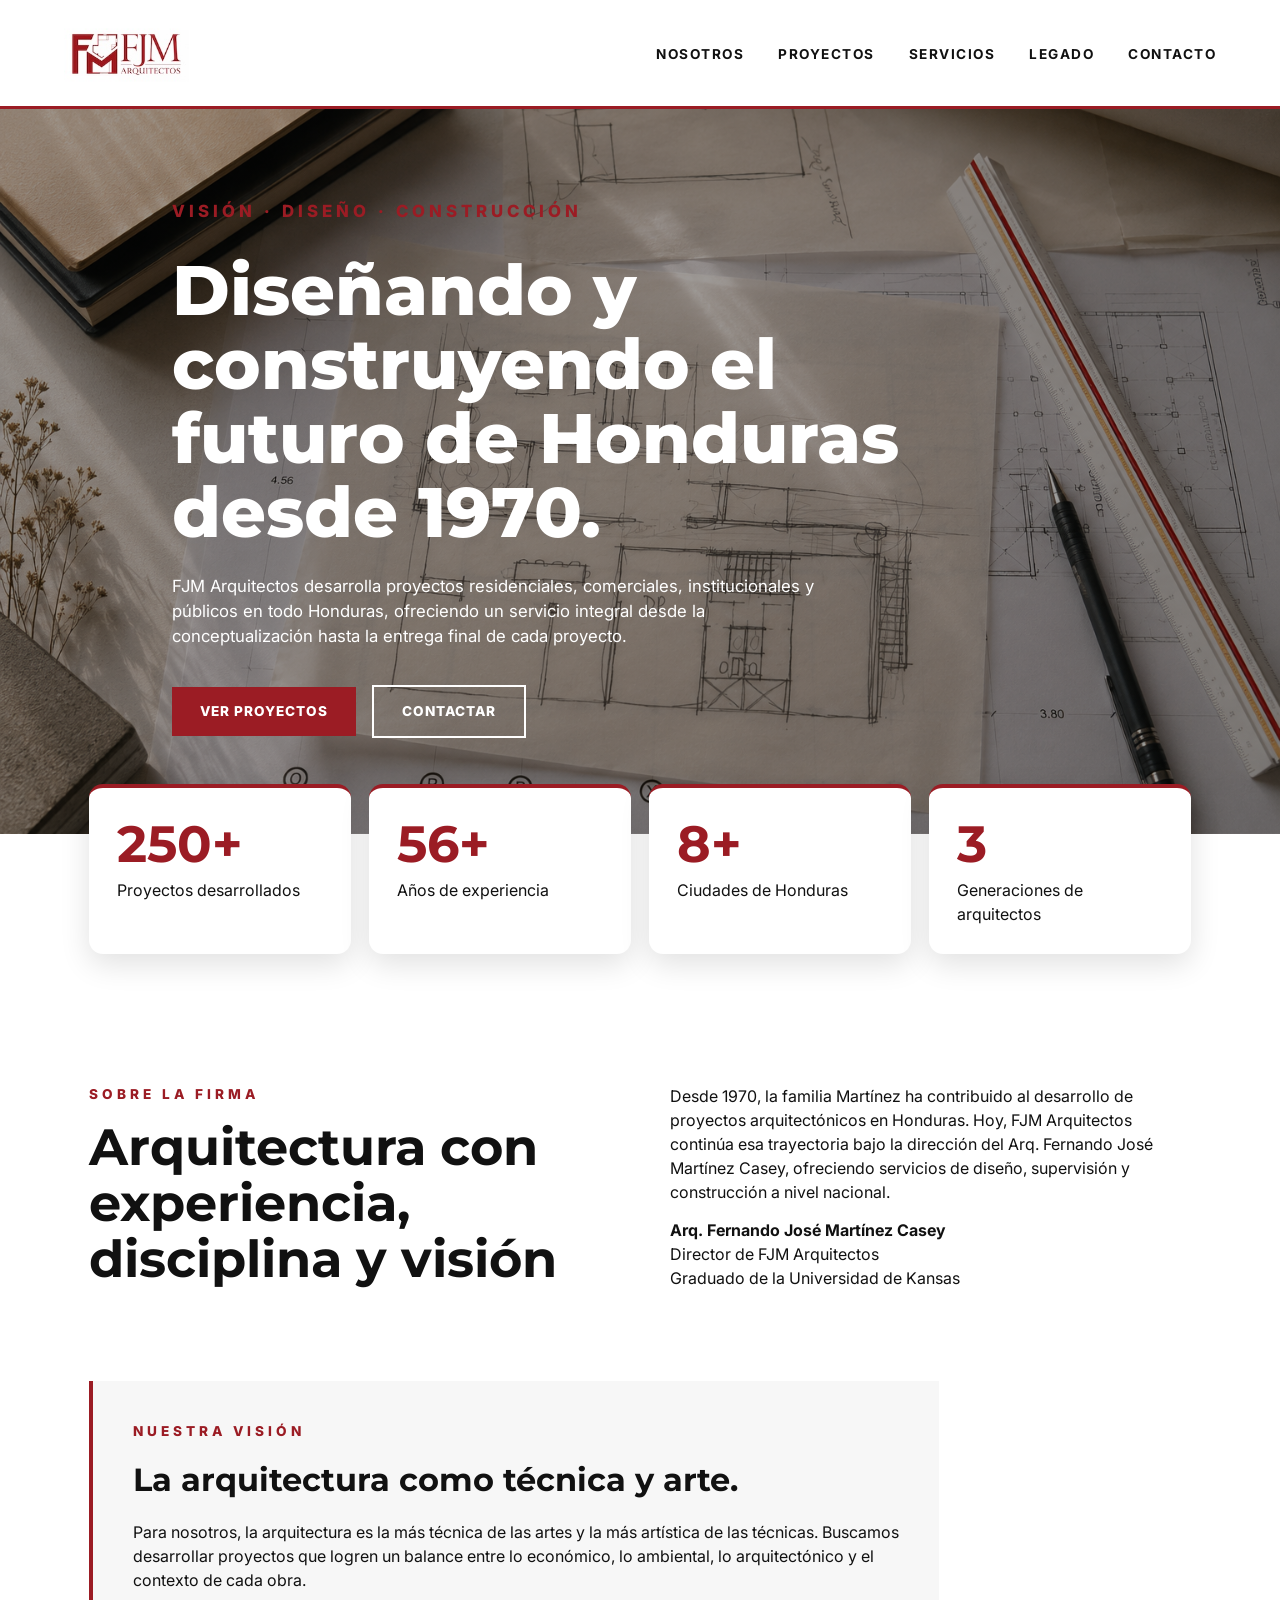
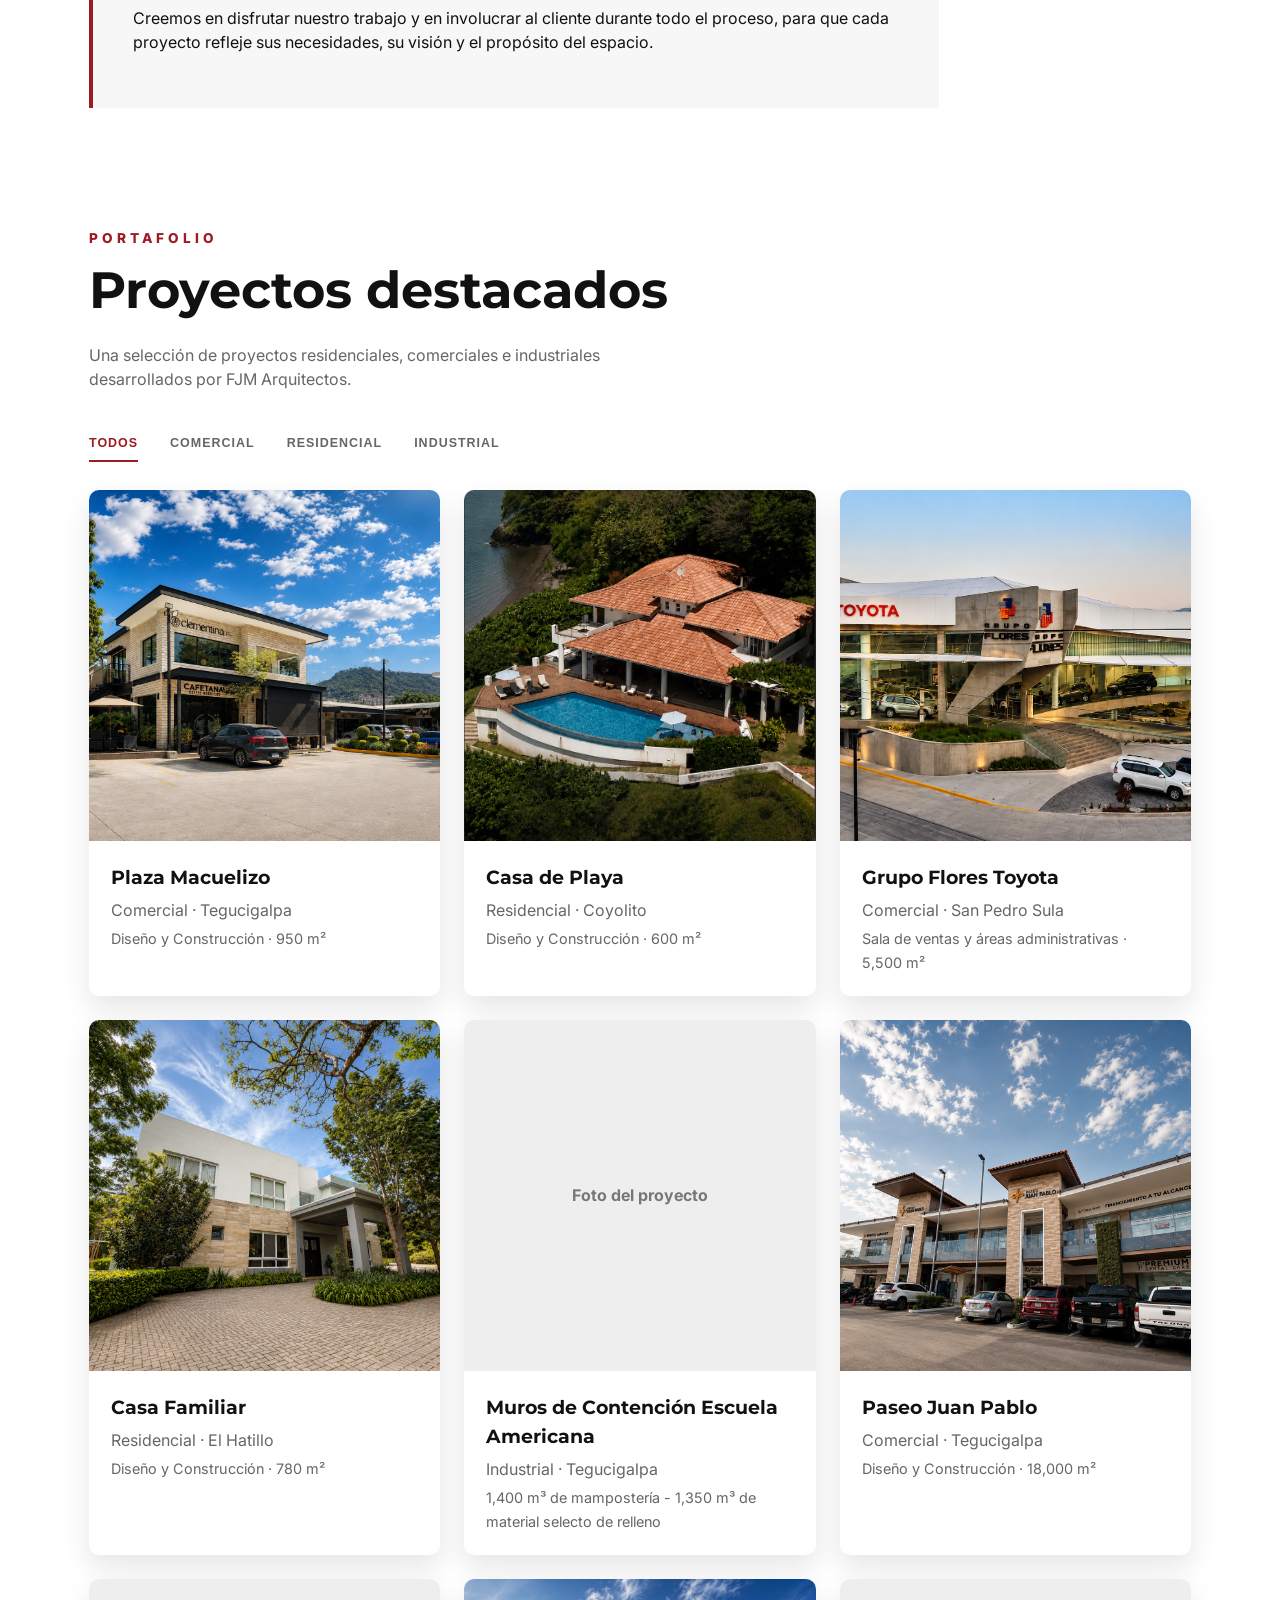
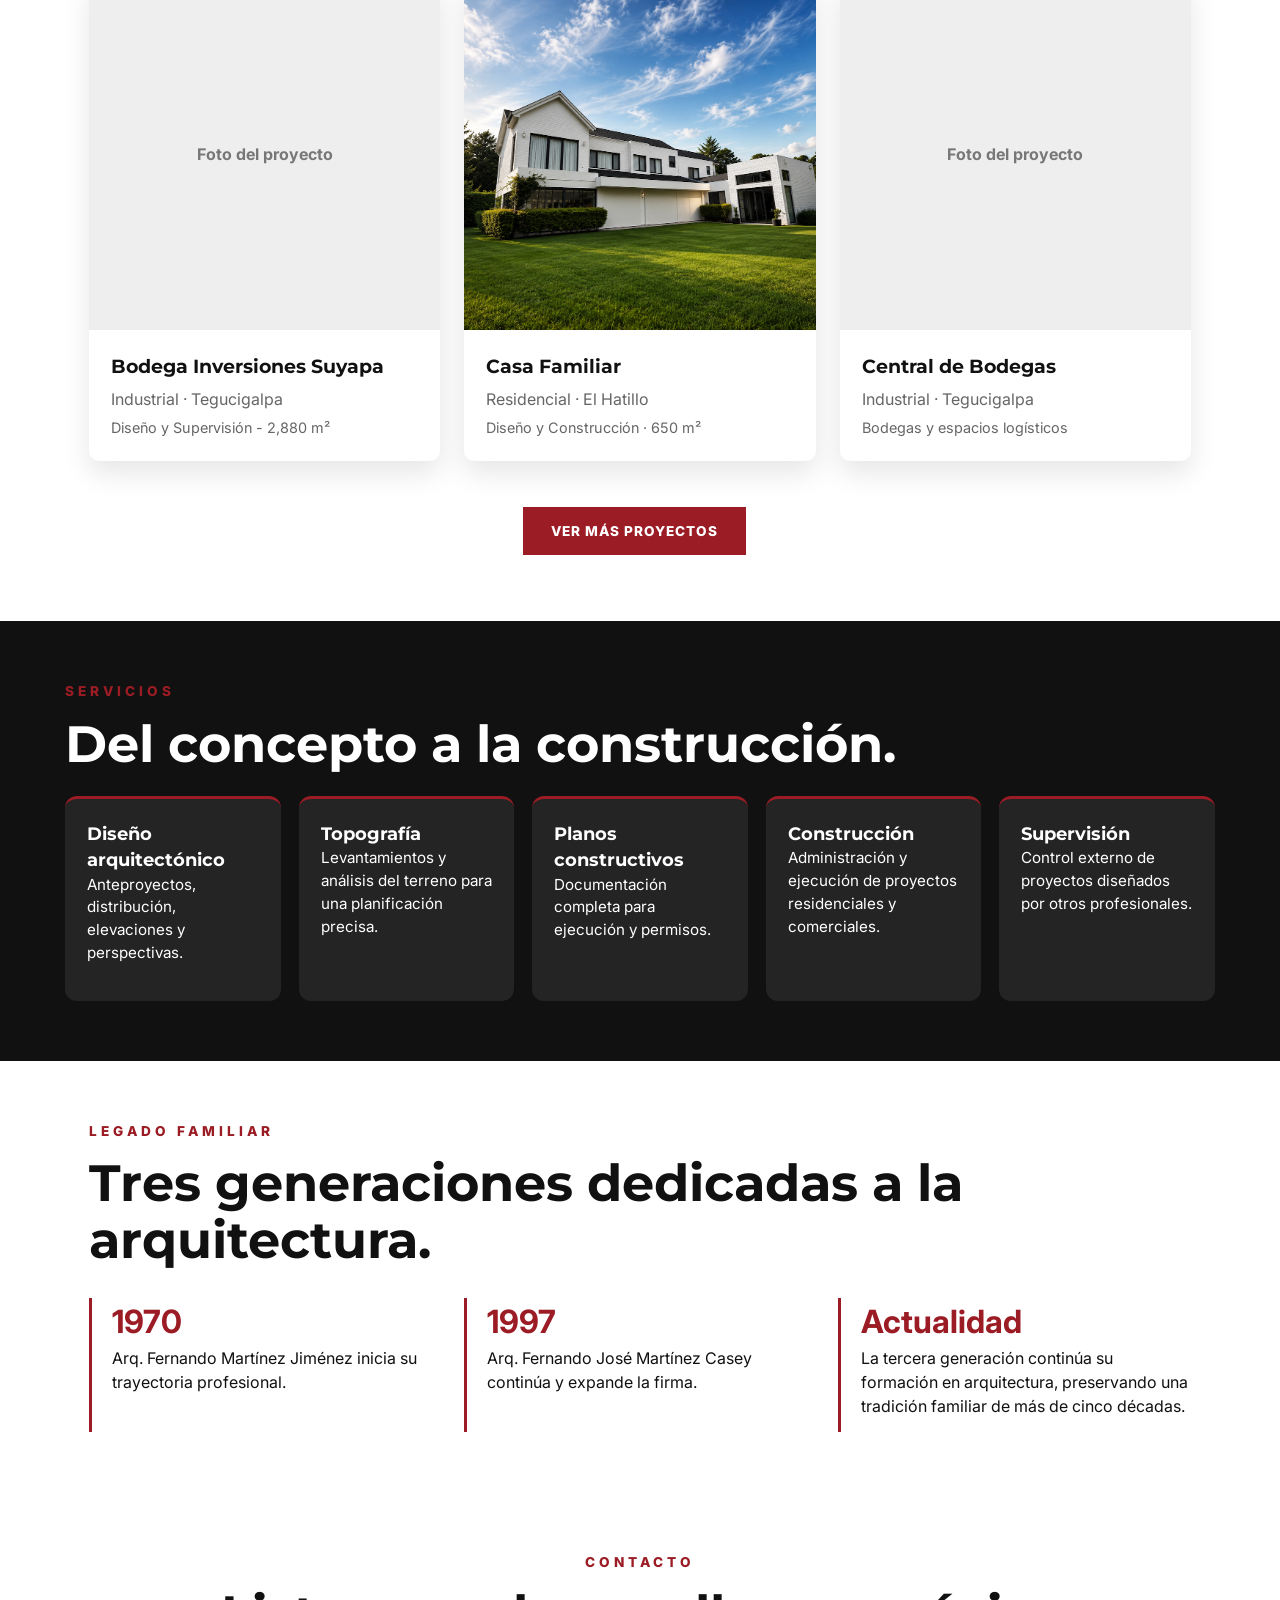
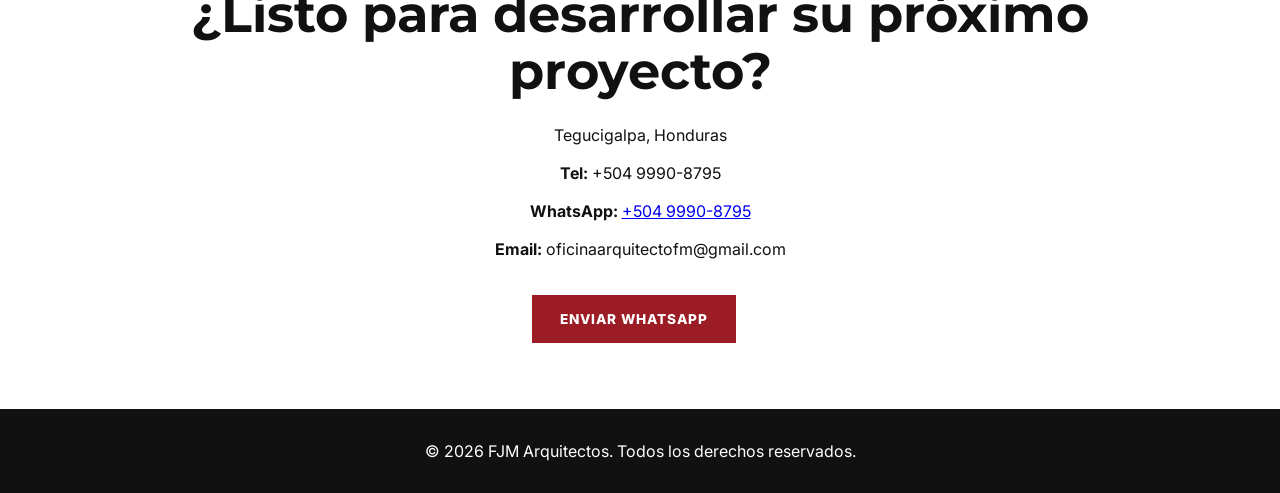
<file: index.html>
<!DOCTYPE html>
<html lang="es">
<head>
  <meta charset="UTF-8" />
  <meta name="viewport" content="width=device-width, initial-scale=1.0" />
  <title>FJM Arquitectos | Portafolio</title>
  <link rel="stylesheet" href="styles.css?v=41" />
</head>

<body>
  <header class="header">
    <nav class="navbar">
      <a href="#inicio" class="logo">
        <img src="fjmlogo2.jpg" alt="FJM Arquitectos">
      </a>

      <button class="menu-btn" id="menuBtn">☰</button>

      <ul class="nav-links" id="navLinks">
        <li><a href="#nosotros">Nosotros</a></li>
        <li><a href="#proyectos">Proyectos</a></li>
        <li><a href="#servicios">Servicios</a></li>
        <li><a href="#legado">Legado</a></li>
        <li><a href="#contacto">Contacto</a></li>
      </ul>
    </nav>
  </header>

  <main>
    <section id="inicio" class="hero">
      <div class="hero-content">
        <p class="eyebrow">Visión · Diseño · Construcción</p>
        <h1>Diseñando y construyendo el futuro de Honduras desde 1970.</h1>
        <p>
          FJM Arquitectos desarrolla proyectos residenciales, comerciales, institucionales y públicos en todo Honduras,
          ofreciendo un servicio integral desde la conceptualización hasta la entrega final de cada proyecto.
        </p>
        <div class="hero-buttons">
          <a href="#proyectos" class="btn primary">Ver proyectos</a>
          <a href="#contacto" class="btn secondary">Contactar</a>
        </div>
      </div>
    </section>

    <section class="stats">
      <div><h2>250+</h2><p>Proyectos desarrollados</p></div>
      <div><h2>56+</h2><p>Años de experiencia</p></div>
      <div><h2>8+</h2><p>Ciudades de Honduras</p></div>
      <div><h2>3</h2><p>Generaciones de arquitectos</p></div>
    </section>

    <section id="nosotros" class="section">
      <div class="split">
        <div>
          <p class="eyebrow">Sobre la firma</p>
          <h2>Arquitectura con experiencia, disciplina y visión</h2>
        </div>

        <div>
          <p>
            Desde 1970, la familia Martínez ha contribuido al desarrollo de proyectos arquitectónicos en Honduras.
            Hoy, FJM Arquitectos continúa esa trayectoria bajo la dirección del Arq. Fernando José Martínez Casey,
            ofreciendo servicios de diseño, supervisión y construcción a nivel nacional.
          </p>

          <p>
            <strong>Arq. Fernando José Martínez Casey</strong><br>
            Director de FJM Arquitectos<br>
            Graduado de la Universidad de Kansas
          </p>
        </div>
      </div>

      <div class="vision-box">
        <p class="eyebrow">Nuestra visión</p>
        <h3>La arquitectura como técnica y arte.</h3>
        <p>
          Para nosotros, la arquitectura es la más técnica de las artes y la más artística de las técnicas.
          Buscamos desarrollar proyectos que logren un balance entre lo económico, lo ambiental,
          lo arquitectónico y el contexto de cada obra.
        </p>
        <p>
          Creemos en disfrutar nuestro trabajo y en involucrar al cliente durante todo el proceso,
          para que cada proyecto refleje sus necesidades, su visión y el propósito del espacio.
        </p>
      </div>
    </section>

    <section id="proyectos" class="section project-section">
      <p class="eyebrow">Portafolio</p>
      <h2>Proyectos destacados</h2>
      <p class="project-intro">
        Una selección de proyectos residenciales, comerciales e industriales desarrollados por FJM Arquitectos.
      </p>

      <div class="filters">
        <button class="filter-btn active" data-filter="todos">Todos</button>
        <button class="filter-btn" data-filter="comercial">Comercial</button>
        <button class="filter-btn" data-filter="residencial">Residencial</button>
        <button class="filter-btn" data-filter="industrial">Industrial</button>
      </div>

      <div class="project-grid">
        <article class="project-card" data-category="comercial">
          <div class="project-image">
            <img src="macuelizo.png" alt="Plaza Macuelizo">
          </div>
          <div class="project-info">
            <h3>Plaza Macuelizo</h3>
            <p>Comercial · Tegucigalpa</p>
            <span>Diseño y Construcción · 950 m²</span>
          </div>
        </article>

        <article class="project-card" data-category="residencial">
          <div class="project-image">
            <img src="coyolito.png" alt="Casa de Playa">
          </div>
          <div class="project-info">
            <h3>Casa de Playa</h3>
            <p>Residencial · Coyolito</p>
            <span>Diseño y Construcción · 600 m²</span>
          </div>
        </article>

        <article class="project-card" data-category="comercial">
          <div class="project-image">
            <img src="toyota.png" alt="Grupo Flores Toyota">
          </div>
          <div class="project-info">
            <h3>Grupo Flores Toyota</h3>
            <p>Comercial · San Pedro Sula</p>
            <span>Sala de ventas y áreas administrativas · 5,500 m²</span>
          </div>
        </article>

        <article class="project-card" data-category="residencial">
          <div class="project-image">
            <img src="casapablo.png" alt="Casa Familiar">
          </div>
          <div class="project-info">
            <h3>Casa Familiar</h3>
            <p>Residencial · El Hatillo</p>
            <span>Diseño y Construcción · 780 m²</span>
          </div>
        </article>
                
        <article class="project-card" data-category="industrial">
          <div class="project-image placeholder">
            Foto del proyecto
          </div>
          <div class="project-info">
            <h3>Muros de Contención Escuela Americana</h3>
            <p>Industrial · Tegucigalpa</p>
            <span>1,400 m³ de mampostería - 1,350 m³ de material selecto de relleno</span>
          </div>
        </article>

        <article class="project-card" data-category="comercial">
          <div class="project-image">
            <img src="sanpablo.png" alt="Paseo Juan Pablo">
          </div>
          <div class="project-info">
            <h3>Paseo Juan Pablo</h3>
            <p>Comercial · Tegucigalpa</p>
            <span>Diseño y Construcción · 18,000 m²</span>
          </div>
        </article>

          <article class="project-card" data-category="industrial">
          <div class="project-image placeholder">
            Foto del proyecto
          </div>
          <div class="project-info">
            <h3>Bodega Inversiones Suyapa</h3>
            <p>Industrial · Tegucigalpa</p>
            <span>Diseño y Supervisión - 2,880 m²</span>
          </div>
        </article>

        <article class="project-card" data-category="residencial">
          <div class="project-image">
            <img src="casamartinez.png" alt="Casa Familiar">
          </div>
          <div class="project-info">
            <h3>Casa Familiar</h3>
            <p>Residencial · El Hatillo</p>
            <span>Diseño y Construcción · 650 m²</span>
          </div>
        </article>
        
        <article class="project-card" data-category="industrial">
          <div class="project-image placeholder">
            Foto del proyecto
          </div>
          <div class="project-info">
            <h3>Central de Bodegas</h3>
            <p>Industrial · Tegucigalpa</p>
            <span>Bodegas y espacios logísticos</span>
          </div>
        </article>
      </div>

      <div class="more-projects">
        <a id="moreProjectsBtn" href="proyectos.html" class="btn primary">Ver más proyectos</a>
      </div>
    </section>

    <section id="servicios" class="section dark">
      <p class="eyebrow">Servicios</p>
      <h2>Del concepto a la construcción.</h2>

      <div class="service-grid">
        <div><h3>Diseño arquitectónico</h3><p>Anteproyectos, distribución, elevaciones y perspectivas.</p></div>
        <div><h3>Topografía</h3><p>Levantamientos y análisis del terreno para una planificación precisa.</p></div>
        <div><h3>Planos constructivos</h3><p>Documentación completa para ejecución y permisos.</p></div>
        <div><h3>Construcción</h3><p>Administración y ejecución de proyectos residenciales y comerciales.</p></div>
        <div><h3>Supervisión</h3><p>Control externo de proyectos diseñados por otros profesionales.</p></div>
      </div>
    </section>

    <section id="legado" class="section timeline-section">
      <p class="eyebrow">Legado familiar</p>
      <h2>Tres generaciones dedicadas a la arquitectura.</h2>

      <div class="timeline">
        <div><span>1970</span><p>Arq. Fernando Martínez Jiménez inicia su trayectoria profesional.</p></div>
        <div><span>1997</span><p>Arq. Fernando José Martínez Casey continúa y expande la firma.</p></div>
        <div><span>Actualidad</span><p>La tercera generación continúa su formación en arquitectura, preservando una tradición familiar de más de cinco décadas.</p></div>
      </div>
    </section>

    <section id="contacto" class="section contact">
      <p class="eyebrow">Contacto</p>
      <h2>¿Listo para desarrollar su próximo proyecto?</h2>
      <p>Tegucigalpa, Honduras</p>
      <p><strong>Tel:</strong> +504 9990-8795</p>
      <p><strong>WhatsApp:</strong> <a href="https://wa.me/50499908795" target="_blank">+504 9990-8795</a></p>
      <p><strong>Email:</strong> oficinaarquitectofm@gmail.com</p>
      <a class="btn primary" href="https://wa.me/50499908795" target="_blank">Enviar WhatsApp</a>
    </section>
  </main>

  <footer>
    <p>© 2026 FJM Arquitectos. Todos los derechos reservados.</p>
  </footer>

  <div id="lightbox" class="lightbox">
    <span class="close">&times;</span>
    <img class="lightbox-content" id="lightbox-img" alt="Proyecto ampliado">
  </div>

  <script src="script.js?v=40"></script>
</body>
</html>
</file>
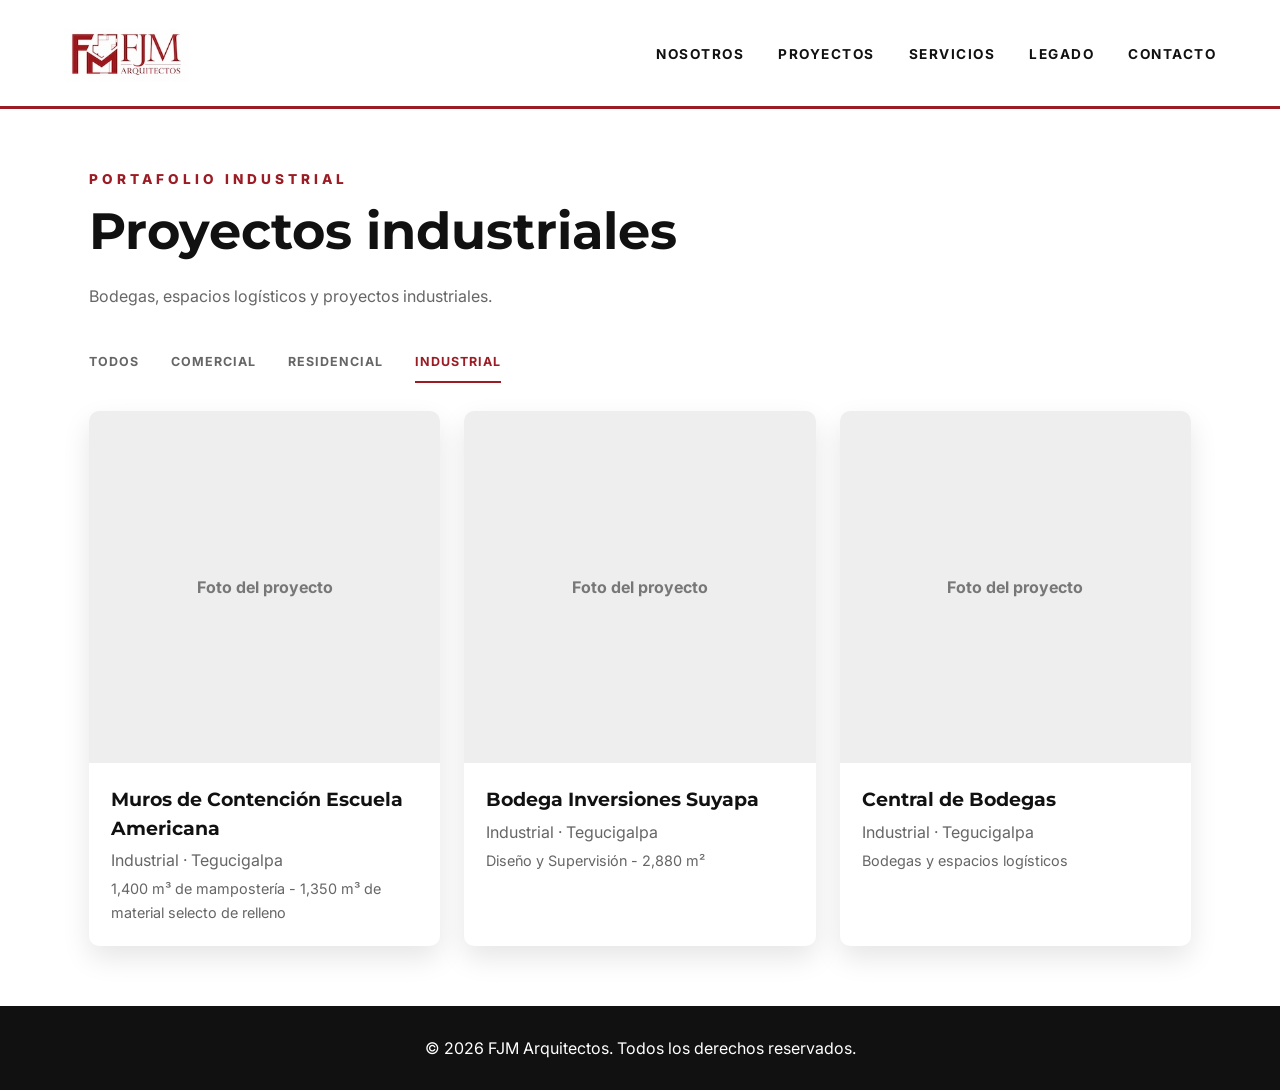
<file: proyectos-industriales.html>
<!DOCTYPE html>
<html lang="es">
<head>
  <meta charset="UTF-8" />
  <meta name="viewport" content="width=device-width, initial-scale=1.0" />
  <title>Proyectos Industriales | FJM Arquitectos</title>
  <link rel="stylesheet" href="styles.css?v=32" />
</head>

<body>
<header class="header">
  <nav class="navbar">
    <a href="index.html#inicio" class="logo">
      <img src="fjmlogo2.jpg" alt="FJM Arquitectos">
    </a>

    <button class="menu-btn" id="menuBtn">☰</button>

    <ul class="nav-links" id="navLinks">
      <li><a href="index.html#nosotros">Nosotros</a></li>
      <li><a href="index.html#proyectos">Proyectos</a></li>
      <li><a href="index.html#servicios">Servicios</a></li>
      <li><a href="index.html#legado">Legado</a></li>
      <li><a href="index.html#contacto">Contacto</a></li>
    </ul>
  </nav>
</header>

<main>
<section class="section project-section">
  <p class="eyebrow">Portafolio industrial</p>
  <h2>Proyectos industriales</h2>
  <p class="project-intro">Bodegas, espacios logísticos y proyectos industriales.</p>

  <div class="filters">
    <a class="filter-btn " href="proyectos.html">Todos</a>
    <a class="filter-btn " href="proyectos-comerciales.html">Comercial</a>
    <a class="filter-btn " href="proyectos-residenciales.html">Residencial</a>
    <a class="filter-btn active" href="proyectos-industriales.html">Industrial</a>
  </div>

    <div class="project-grid">

        <article class="project-card" data-category="industrial">
          <div class="project-image placeholder">
            Foto del proyecto
          </div>
          <div class="project-info">
            <h3>Muros de Contención Escuela Americana</h3>
            <p>Industrial · Tegucigalpa</p>
            <span>1,400 m³ de mampostería - 1,350 m³ de material selecto de relleno</span>
          </div>
        </article>


          <article class="project-card" data-category="industrial">
          <div class="project-image placeholder">
            Foto del proyecto
          </div>
          <div class="project-info">
            <h3>Bodega Inversiones Suyapa</h3>
            <p>Industrial · Tegucigalpa</p>
            <span>Diseño y Supervisión - 2,880 m²</span>
          </div>
        </article>

        
        <article class="project-card" data-category="industrial">
          <div class="project-image placeholder">
            Foto del proyecto
          </div>
          <div class="project-info">
            <h3>Central de Bodegas</h3>
            <p>Industrial · Tegucigalpa</p>
            <span>Bodegas y espacios logísticos</span>
          </div>
        </article>
      </div>

  </div>
</section>
</main>

<footer>
  <p>© 2026 FJM Arquitectos. Todos los derechos reservados.</p>
</footer>

<script src="script.js?v=8"></script>
</body>
</html>
</file>
<file: styles.css>
@import url('https://fonts.googleapis.com/css2?family=Montserrat:wght@400;500;600;700;800&family=Inter:wght@400;500;600&display=swap');

* {
  box-sizing: border-box;
  margin: 0;
  padding: 0;
}

:root {
  --dark: #111111;
  --gray: #666666;
  --red: #9b1c24;
  --red-dark: #7e151c;
}

html {
  scroll-behavior: smooth;
}

body {
  font-family: 'Inter', Arial, sans-serif;
  color: var(--dark);
  background: white;
  line-height: 1.5;
}

.header {
  position: sticky;
  top: 0;
  z-index: 100;
  background: white;
  border-bottom: 3px solid var(--red);
}

.navbar {
  max-width: 1200px;
  margin: auto;
  padding: 18px 24px;
  display: flex;
  align-items: center;
  justify-content: space-between;
}

.logo img {
  height: 70px;
  width: auto;
  display: block;
}

.nav-links {
  display: flex;
  gap: 34px;
  list-style: none;
}

.nav-links a {
  color: var(--dark);
  text-decoration: none;
  font-size: 0.85rem;
  font-weight: 700;
  letter-spacing: 1.5px;
  text-transform: uppercase;
}

.nav-links a:hover {
  color: var(--red);
}

.menu-btn {
  display: none;
  font-size: 1.8rem;
  background: none;
  border: none;
}

/* HERO */

.hero {
  min-height: 75vh;
  display: flex;
  align-items: center;
  padding: 90px 24px;
  background:
    linear-gradient(rgba(0,0,0,.38), rgba(0,0,0,.38)),
    url("heroo.png");
  background-size: cover;
  background-position: 65% center;
  color: white;
}

.hero-content {
  max-width: 780px;
  margin-left: 12%;
  text-align: left;
}

.eyebrow {
  text-transform: uppercase;
  letter-spacing: 4px;
  color: var(--red);
  font-size: 0.85rem;
  font-weight: 800;
  margin-bottom: 18px;
}

h1, h2, h3, h4 {
  font-family: 'Montserrat', Arial, sans-serif;
}

h1 {
  font-size: clamp(2.6rem, 5.5vw, 5rem);
  line-height: 1.05;
  margin-bottom: 24px;
  font-weight: 800;
}

h2 {
  font-size: clamp(2rem, 4vw, 3.5rem);
  line-height: 1.1;
  margin-bottom: 24px;
}

.hero p {
  max-width: 650px;
  margin: 0 0 30px;
  font-size: 1.05rem;
}

.btn {
  display: inline-block;
  padding: 14px 28px;
  text-decoration: none;
  font-weight: 800;
  margin: 6px 12px 6px 0;
  text-transform: uppercase;
  letter-spacing: 1px;
  font-size: 0.85rem;
}

.primary {
  background: var(--red);
  color: white;
}

.primary:hover {
  background: var(--red-dark);
}

.secondary {
  border: 2px solid white;
  color: white;
}

.secondary:hover {
  background: white;
  color: var(--red);
}

/* STATS */

.stats {
  max-width: 1150px;
  margin: -50px auto 70px;
  padding: 0 24px;
  display: grid;
  grid-template-columns: repeat(4, 1fr);
  gap: 18px;
  position: relative;
}

.stats div {
  background: white;
  padding: 28px;
  border-radius: 14px;
  box-shadow: 0 10px 30px rgba(0,0,0,.12);
  border-top: 4px solid var(--red);
}

.stats h2 {
  color: var(--red);
  margin-bottom: 6px;
}

/* SECTIONS */

.section {
  max-width: 1150px;
  margin: auto;
  padding: 60px 24px;
}

#nosotros,
#proyectos,
#servicios,
#legado,
#contacto {
  scroll-margin-top: 110px;
}

.split {
  display: grid;
  grid-template-columns: 1fr 1fr;
  gap: 60px;
}

.section p {
  margin-bottom: 14px;
}

.vision-box {
  margin-top: 70px;
  padding: 40px;
  border-left: 4px solid var(--red);
  background: #f7f7f7;
  max-width: 850px;
}

.vision-box h3 {
  font-size: 2rem;
  margin-bottom: 16px;
}

/* PROYECTOS */

.project-intro {
  max-width: 520px;
  color: var(--gray);
}

.filters {
  margin: 35px 0 28px;
}

.filters a,
.filters a:link,
.filters a:visited,
.filters a:hover,
.filters a:active {
  text-decoration: none !important;
}

.filter-btn {
  display: inline-block;
  border: none;
  background: transparent;
  padding: 10px 0;
  margin-right: 28px;
  cursor: pointer;
  font-weight: 700;
  color: var(--gray);
  letter-spacing: 1px;
  text-transform: uppercase;
  font-size: 0.78rem;
  text-decoration: none !important;
  border-bottom: 2px solid transparent;
  transition: color 0.25s ease, border-color 0.25s ease;
}

.filter-btn:hover,
.filter-btn.active {
  color: var(--red);
  border-bottom: 2px solid var(--red);
}

.project-grid {
  display: grid;
  grid-template-columns: repeat(auto-fit, minmax(300px, 1fr));
  gap: 24px;
  align-items: stretch;
}

.project-card {
  background: white;
  border-radius: 10px;
  overflow: hidden;
  box-shadow: 0 12px 28px rgba(0,0,0,.10);
  transition: transform 0.3s ease, box-shadow 0.3s ease;
  height: 100%;
}

.project-card:hover {
  transform: translateY(-7px);
  box-shadow: 0 18px 38px rgba(0,0,0,.16);
}

.project-image {
  width: 100%;
  aspect-ratio: 1 / 1;
  background: #eeeeee;
  display: flex;
  align-items: center;
  justify-content: center;
  color: #777;
  font-weight: 700;
  overflow: hidden;
}

.project-image img {
  width: 100%;
  height: 100%;
  object-fit: cover;
  cursor: zoom-in;
  display: block;
  transition: transform 0.4s ease, filter 0.4s ease;
}

.project-card:hover .project-image img {
  transform: scale(1.06);
  filter: brightness(1.04);
}

.project-info {
  padding: 22px;
}

.project-info h3 {
  font-size: 1.2rem;
  margin-bottom: 6px;
  color: var(--dark);
}

.project-info p,
.project-info span {
  color: var(--gray);
}

.project-info p {
  margin-bottom: 4px;
}

.project-info span {
  font-size: 0.9rem;
}

.more-projects {
  text-align: center;
  margin-top: 40px;
}

/* SERVICIOS */

.dark {
  max-width: none;
  background: var(--dark);
  color: white;
}

.dark > * {
  max-width: 1150px;
  margin-left: auto;
  margin-right: auto;
}

.service-grid {
  display: grid;
  grid-template-columns: repeat(5, 1fr);
  gap: 18px;
}

.service-grid div {
  background: rgba(255,255,255,.08);
  padding: 22px;
  border-radius: 12px;
  border-top: 3px solid var(--red);
}

.service-grid h3 {
  font-size: 1.1rem;
}

.service-grid p {
  font-size: 0.95rem;
}

/* LEGADO */

.timeline {
  display: grid;
  grid-template-columns: repeat(3, 1fr);
  gap: 22px;
  margin-top: 30px;
}

.timeline div {
  border-left: 3px solid var(--red);
  padding-left: 20px;
}

.timeline span {
  font-size: 2rem;
  font-weight: bold;
  color: var(--red);
}

/* CONTACTO */

.contact {
  text-align: center;
}

.contact .btn {
  margin-top: 20px;
}

footer {
  text-align: center;
  padding: 30px;
  background: var(--dark);
  color: white;
}

/* LIGHTBOX */

.lightbox,
.image-modal,
#projectModal {
  display: none;
  position: fixed;
  z-index: 99999;
  inset: 0;
  width: 100%;
  height: 100%;
  background: rgba(0,0,0,.9);
  justify-content: center;
  align-items: center;
  padding: 35px;
}

.lightbox-content,
.image-modal img,
#projectModal img {
  max-width: 90%;
  max-height: 90%;
  object-fit: contain;
  border-radius: 8px;
  animation: zoom .25s ease;
}

.image-modal.show,
#projectModal.active {
  display: flex;
}

.close {
  position: absolute;
  top: 25px;
  right: 40px;
  color: white;
  font-size: 45px;
  cursor: pointer;
  font-weight: bold;
}

@keyframes zoom {
  from {
    transform: scale(.8);
    opacity: 0;
  }

  to {
    transform: scale(1);
    opacity: 1;
  }
}

/* RESPONSIVE */

@media (max-width: 850px) {
  .menu-btn {
    display: block;
  }

  .nav-links {
    display: none;
    position: absolute;
    top: 100px;
    left: 0;
    right: 0;
    background: white;
    flex-direction: column;
    padding: 24px;
  }

  .nav-links.show {
    display: flex;
  }

  .hero {
    min-height: 78vh;
    background-position: center;
    padding: 80px 24px;
  }

  .hero-content {
    margin-left: 0;
    text-align: center;
  }

  .hero p {
    margin-left: auto;
    margin-right: auto;
  }

  .stats,
  .split,
  .service-grid,
  .timeline {
    grid-template-columns: 1fr;
  }

  .project-grid {
    grid-template-columns: 1fr;
  }

  .stats {
    margin-top: 20px;
  }

  .logo img {
    height: 55px;
  }
}
</file>
